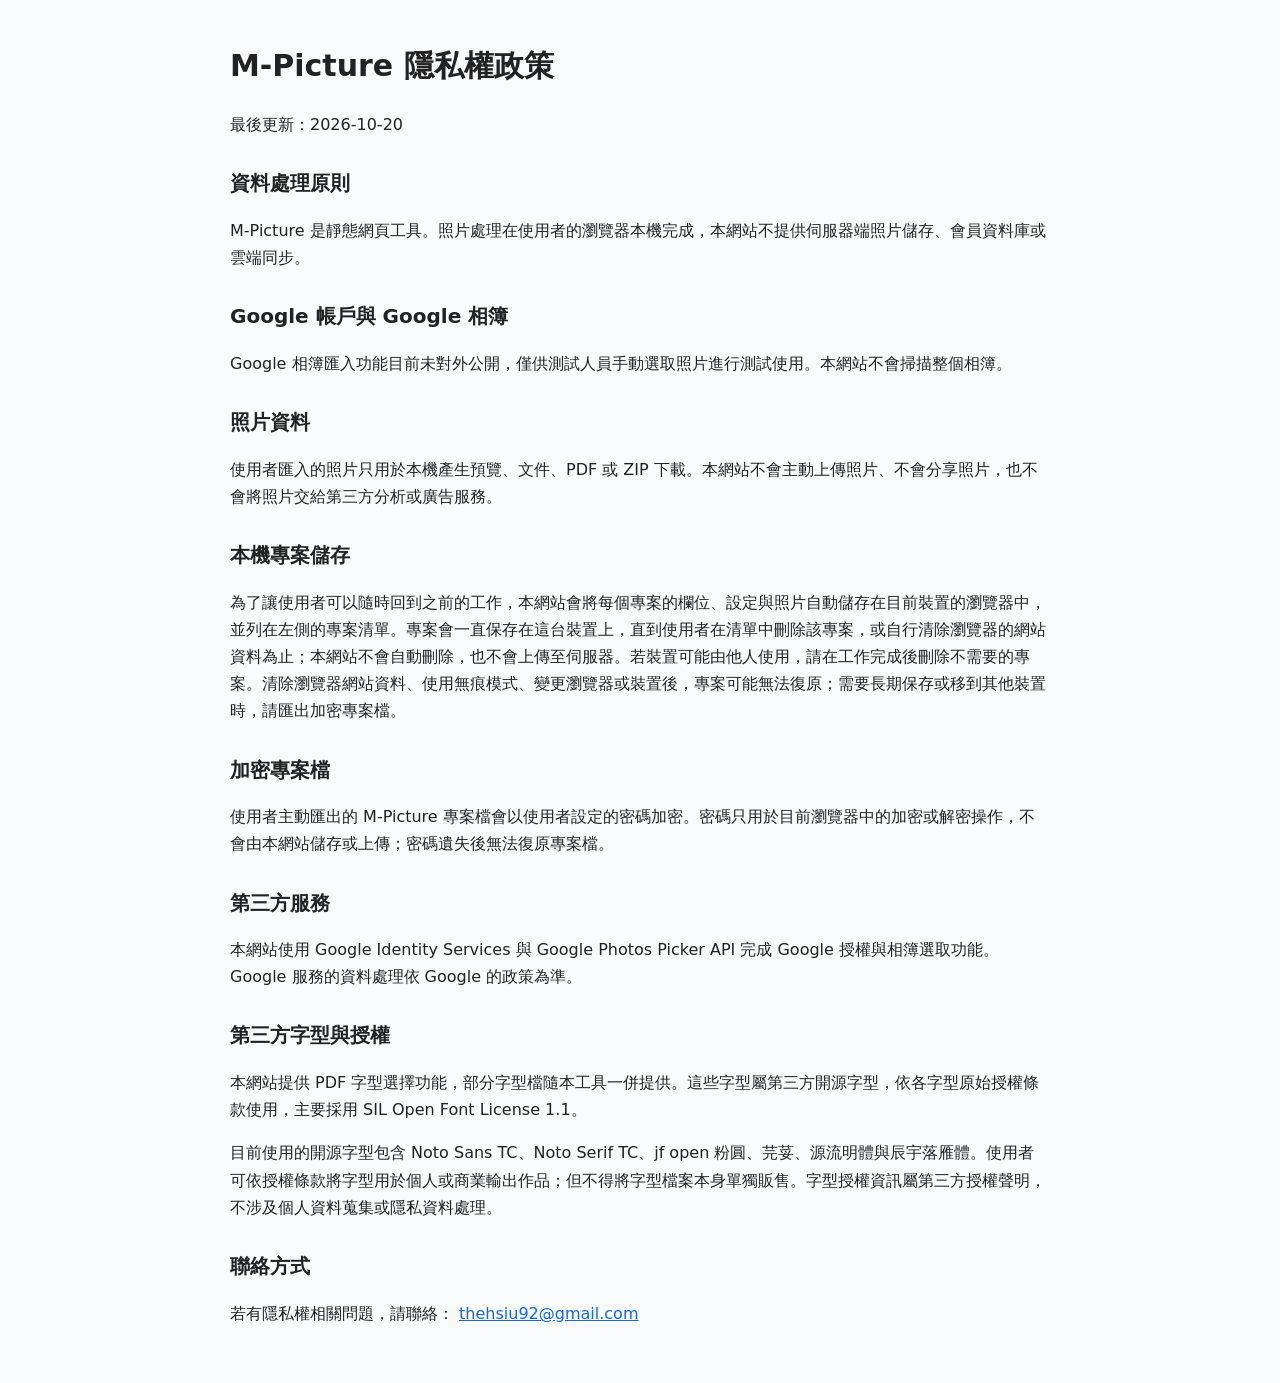
<file: privacy.html>
<!doctype html>
<html lang="zh-TW">
  <head>
    <meta charset="UTF-8" />
    <meta name="viewport" content="width=device-width, initial-scale=1.0" />
    <meta name="referrer" content="strict-origin-when-cross-origin" />
    <meta
      http-equiv="Permissions-Policy"
      content="camera=(), microphone=(), geolocation=(), payment=()"
    />
    <title>M-Picture 隱私權政策</title>
    <style>
      body {
        margin: 0;
        background: #f8fafc;
        color: #222;
        font-family:
          "Noto Sans TC",
          system-ui,
          -apple-system,
          BlinkMacSystemFont,
          sans-serif;
        line-height: 1.7;
      }

      main {
        max-width: 820px;
        margin: 0 auto;
        padding: 40px 20px;
      }

      h1 {
        margin-top: 0;
        font-size: 30px;
      }

      h2 {
        margin-top: 28px;
        font-size: 20px;
      }

      a {
        color: #1769d6;
      }
    </style>
  </head>
  <body>
    <main>
      <h1>M-Picture 隱私權政策</h1>
      <p>最後更新：2026-10-20</p>

      <h2>資料處理原則</h2>
      <p>
        M-Picture
        是靜態網頁工具。照片處理在使用者的瀏覽器本機完成，本網站不提供伺服器端照片儲存、會員資料庫或雲端同步。
      </p>

      <h2>Google 帳戶與 Google 相簿</h2>
      <p>
        Google
        相簿匯入功能目前未對外公開，僅供測試人員手動選取照片進行測試使用。本網站不會掃描整個相簿。
      </p>

      <h2>照片資料</h2>
      <p>
        使用者匯入的照片只用於本機產生預覽、文件、PDF 或 ZIP
        下載。本網站不會主動上傳照片、不會分享照片，也不會將照片交給第三方分析或廣告服務。
      </p>

      <h2>本機專案儲存</h2>
      <p>
        為了讓使用者可以隨時回到之前的工作，本網站會將每個專案的欄位、設定與照片自動儲存在目前裝置的瀏覽器中，並列在左側的專案清單。專案會一直保存在這台裝置上，直到使用者在清單中刪除該專案，或自行清除瀏覽器的網站資料為止；本網站不會自動刪除，也不會上傳至伺服器。若裝置可能由他人使用，請在工作完成後刪除不需要的專案。清除瀏覽器網站資料、使用無痕模式、變更瀏覽器或裝置後，專案可能無法復原；需要長期保存或移到其他裝置時，請匯出加密專案檔。
      </p>

      <h2>加密專案檔</h2>
      <p>
        使用者主動匯出的 M-Picture
        專案檔會以使用者設定的密碼加密。密碼只用於目前瀏覽器中的加密或解密操作，不會由本網站儲存或上傳；密碼遺失後無法復原專案檔。
      </p>

      <h2>第三方服務</h2>
      <p>
        本網站使用 Google Identity Services 與 Google Photos Picker API 完成
        Google 授權與相簿選取功能。Google 服務的資料處理依 Google 的政策為準。
      </p>

      <h2>第三方字型與授權</h2>
      <p>
        本網站提供 PDF
        字型選擇功能，部分字型檔隨本工具一併提供。這些字型屬第三方開源字型，依各字型原始授權條款使用，主要採用
        SIL Open Font License 1.1。
      </p>
      <p>
        目前使用的開源字型包含 Noto Sans TC、Noto Serif TC、jf open
        粉圓、芫荽、源流明體與辰宇落雁體。使用者可依授權條款將字型用於個人或商業輸出作品；但不得將字型檔案本身單獨販售。字型授權資訊屬第三方授權聲明，不涉及個人資料蒐集或隱私資料處理。
      </p>

      <h2>聯絡方式</h2>
      <p>
        若有隱私權相關問題，請聯絡：
        <a href="mailto:thehsiu92@gmail.com">thehsiu92@gmail.com</a>
      </p>
    </main>
  </body>
</html>
</file>
